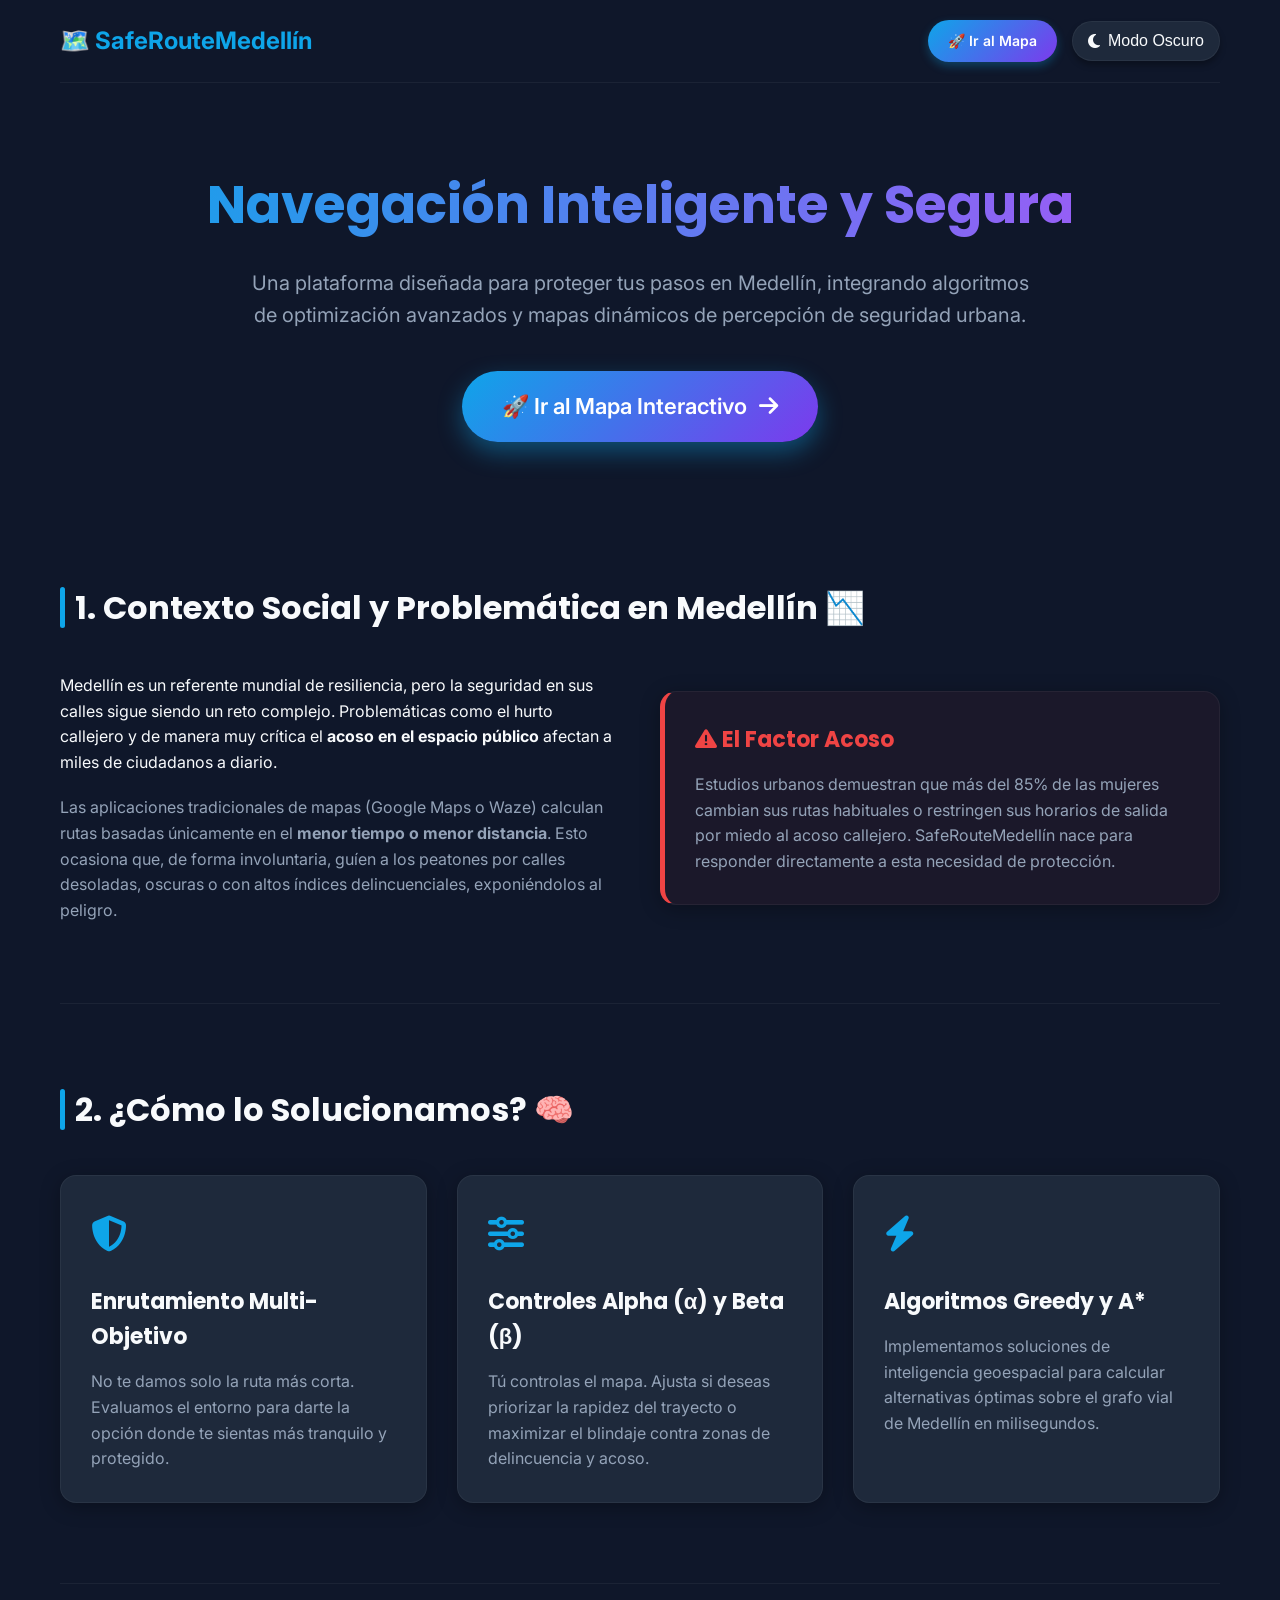
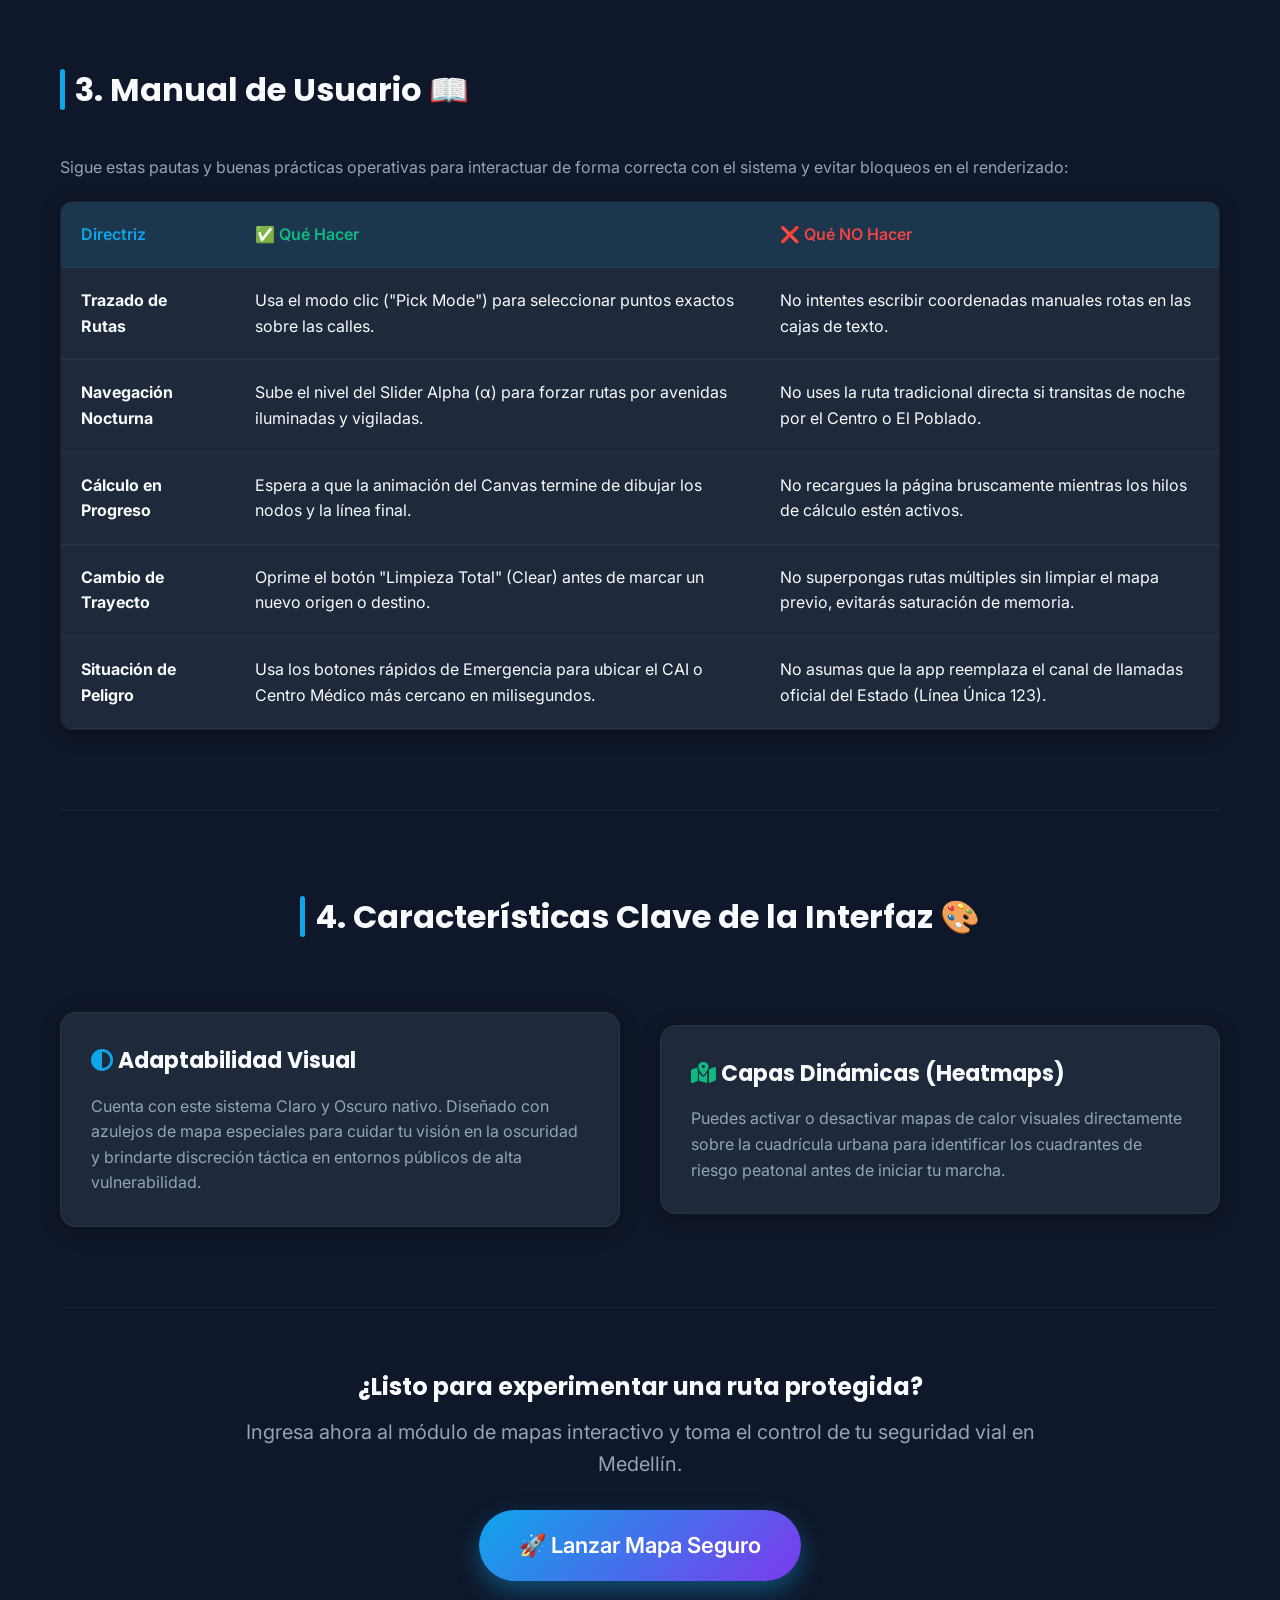
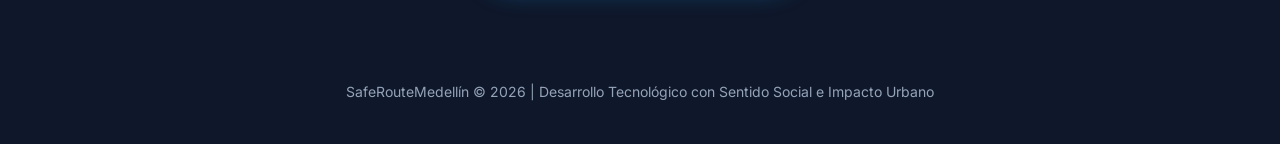
<file: Frontend/index.html>
<!DOCTYPE html>
<html lang="es">
<head>
    <meta charset="UTF-8">
    <meta name="viewport" content="width=device-width, initial-scale=1.0">
    <title>SafeRouteMedellín - Inicio y Documentación</title>
    <link rel="preconnect" href="https://fonts.googleapis.com">
    <link rel="preconnect" href="https://fonts.gstatic.com" crossorigin>
    <link href="https://fonts.googleapis.com/css2?family=Poppins:wght@400;600;700&family=Inter:wght@400;500;600&display=swap" rel="stylesheet">
    <link rel="stylesheet" href="https://cdnjs.cloudflare.com/ajax/libs/font-awesome/6.5.1/css/all.min.css">

    <style>
        /* VARIABLES PARA CLARO / OSCURO */
        :root {
            --bg-principal: #0f172a;
            --bg-tarjetas: #1e293b;
            --borde-tarjetas: rgba(255, 255, 255, 0.05);
            --texto-principal: #f8fafc;
            --texto-secundario: #94a3b8;
            --color-primario: #0ea5e9;
            --color-secundario: #38bdf8;
            --color-exito: #10b981;
            --color-error: #ef4444;
            --sombras: rgba(0, 0, 0, 0.3);
        }

        [data-theme="light"] {
            --bg-principal: #f8fafc;
            --bg-tarjetas: #ffffff;
            --borde-tarjetas: rgba(15, 23, 42, 0.08);
            --texto-principal: #0f172a;
            --texto-secundario: #475569;
            --color-primario: #0284c7;
            --color-secundario: #0ea5e9;
            --sombras: rgba(15, 23, 42, 0.1);
        }

        /* ESTILOS BASE */
        * {
            box-sizing: border-box;
            margin: 0;
            padding: 0;
            transition: background-color 0.3s ease, color 0.3s ease, border-color 0.3s ease;
        }

        body {
            background-color: var(--bg-principal);
            color: var(--texto-principal);
            font-family: 'Inter', sans-serif;
            line-height: 1.6;
        }

        h1, h2, h3 {
            font-family: 'Poppins', sans-serif;
            font-weight: 700;
        }

        .contenedor {
            max-width: 1200px;
            margin: 0 auto;
            padding: 0 20px;
        }

        /* BARRA DE NAVEGACIÓN FIJA */
        navbar {
            display: flex;
            justify-content: space-between;
            align-items: center;
            padding: 20px 0;
            border-bottom: 1px solid var(--borde-tarjetas);
            /* Propiedades para fijar la barra */
            position: sticky;
            top: 0;
            background-color: var(--bg-principal);
            z-index: 1000;
        }

        .logo {
            font-size: 24px;
            font-weight: 700;
            color: var(--color-primario);
            display: flex;
            align-items: center;
            gap: 10px;
        }

        .nav-actions {
            display: flex;
            gap: 15px;
            align-items: center;
        }

        .btn-nav-mapa {
            background: linear-gradient(135deg, var(--color-primario), #7c3aed);
            color: white;
            padding: 10px 20px;
            border-radius: 50px;
            font-size: 14px;
            font-weight: 600;
            text-decoration: none;
            box-shadow: 0 4px 10px rgba(14, 165, 233, 0.3);
            transition: transform 0.2s, box-shadow 0.2s;
            display: flex;
            align-items: center;
            gap: 8px;
        }

        .btn-nav-mapa:hover {
            transform: translateY(-2px);
            box-shadow: 0 6px 15px rgba(14, 165, 233, 0.4);
            color: white;
        }

        .btn-tema {
            background: var(--bg-tarjetas);
            border: 1px solid var(--borde-tarjetas);
            color: var(--texto-principal);
            padding: 10px 15px;
            border-radius: 50px;
            cursor: pointer;
            font-size: 16px;
            box-shadow: 0 4px 6px var(--sombras);
            display: flex;
            align-items: center;
            gap: 8px;
        }

        /* HERO SECTION */
        .hero {
            text-align: center;
            padding: 80px 0 60px 0;
            position: relative;
        }

        .hero h1 {
            font-size: 52px;
            margin-bottom: 20px;
            background: linear-gradient(to right, var(--color-primario), #a855f7);
            -webkit-background-clip: text;
            -webkit-text-fill-color: transparent;
        }

        .hero p {
            font-size: 20px;
            color: var(--texto-secundario);
            max-width: 800px;
            margin: 0 auto 40px auto;
        }

        /* BOTÓN DE ACCIÓN CENTRAL */
        .btn-principal {
            display: inline-flex;
            align-items: center;
            gap: 12px;
            background: linear-gradient(135deg, var(--color-primario), #7c3aed);
            color: white;
            padding: 18px 40px;
            border-radius: 50px;
            font-size: 22px;
            font-weight: 600;
            text-decoration: none;
            box-shadow: 0 10px 25px rgba(14, 165, 233, 0.4);
            transform: translateY(0);
            transition: transform 0.2s, box-shadow 0.2s;
        }

        .btn-principal:hover {
            transform: translateY(-3px);
            box-shadow: 0 15px 30px rgba(14, 165, 233, 0.5);
        }

        /* SECCIONES CONTENIDO */
        .seccion {
            padding: 80px 0;
            border-bottom: 1px solid var(--borde-tarjetas);
        }

        .titulo-seccion {
            font-size: 32px;
            margin-bottom: 40px;
            position: relative;
            padding-left: 15px;
        }

        .titulo-seccion::before {
            content: '';
            position: absolute;
            left: 0;
            top: 5px;
            bottom: 5px;
            width: 5px;
            background-color: var(--color-primario);
            border-radius: 10px;
        }

        /* GRID / TARJETAS */
        .grid-2 {
            display: grid;
            grid-template-columns: 1fr 1fr;
            gap: 40px;
            align-items: center;
        }

        .grid-3 {
            display: grid;
            grid-template-columns: repeat(auto-fit, minmax(300px, 1fr));
            gap: 30px;
        }

        .tarjeta {
            background-color: var(--bg-tarjetas);
            border: 1px solid var(--borde-tarjetas);
            padding: 30px;
            border-radius: 16px;
            box-shadow: 0 4px 20px var(--sombras);
        }

        .tarjeta-icono {
            font-size: 36px;
            margin-bottom: 20px;
            color: var(--color-primario);
        }

        .tarjeta h3 {
            font-size: 22px;
            margin-bottom: 15px;
        }

        .tarjeta p {
            color: var(--texto-secundario);
        }

        /* TABLA MANUAL DE USUARIO */
        .tabla-contenedor {
            overflow-x: auto;
            margin-top: 20px;
            border-radius: 12px;
            border: 1px solid var(--borde-tarjetas);
            box-shadow: 0 4px 20px var(--sombras);
        }

        table {
            width: 100%;
            border-collapse: collapse;
            background-color: var(--bg-tarjetas);
            text-align: left;
        }

        th, td {
            padding: 20px;
            border-bottom: 1px solid var(--borde-tarjetas);
        }

        th {
            background-color: rgba(14, 165, 233, 0.1);
            color: var(--color-primario);
            font-weight: 600;
        }

        .badge-hacer { color: var(--color-exito); font-weight: 600; }
        .badge-nohacer { color: var(--color-error); font-weight: 600; }

        /* FOOTER */
        footer {
            text-align: center;
            padding: 40px 0;
            color: var(--texto-secundario);
            font-size: 14px;
        }

        /* RESPONSIVE */
        @media (max-width: 768px) {
            .grid-2 { grid-template-columns: 1fr; }
            .hero h1 { font-size: 38px; }
            .hero p { font-size: 16px; }

            /* Ajustes para la barra de navegación en móviles */
            navbar {
                flex-direction: column;
                gap: 15px;
                padding: 15px 0;
            }
            .nav-actions {
                width: 100%;
                justify-content: center;
            }
            #textoTema {
                display: none; /* Oculta el texto para que quepan los dos botones */
            }
        }
    </style>
</head>
<body>

    <div class="contenedor">
        <navbar>
            <div class="logo">🗺️ SafeRouteMedellín</div>
            <div class="nav-actions">
                <a href="mapa.html" class="btn-nav-mapa">
                    🚀 Ir al Mapa
                </a>
                <button class="btn-tema" id="toggleTema">
                    <i class="fa-solid fa-moon" id="iconoTema"></i> <span id="textoTema">Modo Oscuro</span>
                </button>
            </div>
        </navbar>

        <section class="hero">
            <h1>Navegación Inteligente y Segura</h1>
            <p>Una plataforma diseñada para proteger tus pasos en Medellín, integrando algoritmos de optimización avanzados y mapas dinámicos de percepción de seguridad urbana.</p>
            <a href="mapa.html" class="btn-principal">
                🚀 Ir al Mapa Interactivo <i class="fa-solid fa-arrow-right"></i>
            </a>
        </section>

        <section class="seccion">
            <h2 class="titulo-seccion">1. Contexto Social y Problemática en Medellín 📉</h2>
            <div class="grid-2">
                <div>
                    <p style="margin-bottom: 20px;">Medellín es un referente mundial de resiliencia, pero la seguridad en sus calles sigue siendo un reto complejo. Problemáticas como el hurto callejero y de manera muy crítica el <strong>acoso en el espacio público</strong> afectan a miles de ciudadanos a diario.</p>
                    <p style="color: var(--texto-secundario);">Las aplicaciones tradicionales de mapas (Google Maps o Waze) calculan rutas basadas únicamente en el <strong>menor tiempo o menor distancia</strong>. Esto ocasiona que, de forma involuntaria, guíen a los peatones por calles desoladas, oscuras o con altos índices delincuenciales, exponiéndolos al peligro.</p>
                </div>
                <div class="tarjeta" style="border-left: 5px solid var(--color-error); background: rgba(239, 68, 68, 0.05);">
                    <h3 style="color: var(--color-error);"><i class="fa-solid fa-triangle-exclamation"></i> El Factor Acoso</h3>
                    <p style="margin-top: 10px;">Estudios urbanos demuestran que más del 85% de las mujeres cambian sus rutas habituales o restringen sus horarios de salida por miedo al acoso callejero. SafeRouteMedellín nace para responder directamente a esta necesidad de protección.</p>
                </div>
            </div>
        </section>

        <section class="seccion">
            <h2 class="titulo-seccion">2. ¿Cómo lo Solucionamos? 🧠</h2>
            <div class="grid-3">
                <div class="tarjeta">
                    <div class="tarjeta-icono"><i class="fa-solid fa-shield-halved"></i></div>
                    <h3>Enrutamiento Multi-Objetivo</h3>
                    <p>No te damos solo la ruta más corta. Evaluamos el entorno para darte la opción donde te sientas más tranquilo y protegido.</p>
                </div>
                <div class="tarjeta">
                    <div class="tarjeta-icono"><i class="fa-solid fa-sliders"></i></div>
                    <h3>Controles Alpha (&alpha;) y Beta (&beta;)</h3>
                    <p>Tú controlas el mapa. Ajusta si deseas priorizar la rapidez del trayecto o maximizar el blindaje contra zonas de delincuencia y acoso.</p>
                </div>
                <div class="tarjeta">
                    <div class="tarjeta-icono"><i class="fa-solid fa-bolt"></i></div>
                    <h3>Algoritmos Greedy y A*</h3>
                    <p>Implementamos soluciones de inteligencia geoespacial para calcular alternativas óptimas sobre el grafo vial de Medellín en milisegundos.</p>
                </div>
            </div>
        </section>

        <section class="seccion">
            <h2 class="titulo-seccion">3. Manual de Usuario 📖</h2>
            <p style="margin-bottom: 20px; color: var(--texto-secundario);">Sigue estas pautas y buenas prácticas operativas para interactuar de forma correcta con el sistema y evitar bloqueos en el renderizado:</p>

            <div class="tabla-contenedor">
                <table>
                    <thead>
                        <tr>
                            <th>Directriz</th>
                            <th><span class="badge-hacer">✅ Qué Hacer</span></th>
                            <th><span class="badge-nohacer">❌ Qué NO Hacer</span></th>
                        </tr>
                    </thead>
                    <tbody>
                        <tr>
                            <td><strong>Trazado de Rutas</strong></td>
                            <td>Usa el modo clic ("Pick Mode") para seleccionar puntos exactos sobre las calles.</td>
                            <td>No intentes escribir coordenadas manuales rotas en las cajas de texto.</td>
                        </tr>
                        <tr>
                            <td><strong>Navegación Nocturna</strong></td>
                            <td>Sube el nivel del Slider Alpha (&alpha;) para forzar rutas por avenidas iluminadas y vigiladas.</td>
                            <td>No uses la ruta tradicional directa si transitas de noche por el Centro o El Poblado.</td>
                        </tr>
                        <tr>
                            <td><strong>Cálculo en Progreso</strong></td>
                            <td>Espera a que la animación del Canvas termine de dibujar los nodos y la línea final.</td>
                            <td>No recargues la página bruscamente mientras los hilos de cálculo estén activos.</td>
                        </tr>
                        <tr>
                            <td><strong>Cambio de Trayecto</strong></td>
                            <td>Oprime el botón "Limpieza Total" (Clear) antes de marcar un nuevo origen o destino.</td>
                            <td>No superpongas rutas múltiples sin limpiar el mapa previo, evitarás saturación de memoria.</td>
                        </tr>
                        <tr>
                            <td><strong>Situación de Peligro</strong></td>
                            <td>Usa los botones rápidos de Emergencia para ubicar el CAI o Centro Médico más cercano en milisegundos.</td>
                            <td>No asumas que la app reemplaza el canal de llamadas oficial del Estado (Línea Única 123).</td>
                        </tr>
                    </tbody>
                </table>
            </div>
        </section>

        <section class="seccion" style="text-align: center;">
            <h2 class="titulo-seccion" style="display: inline-block; text-align: left;">4. Características Clave de la Interfaz 🎨</h2>
            <div class="grid-2" style="text-align: left; margin-top: 30px;">
                <div class="tarjeta">
                    <h3><i class="fa-solid fa-circle-half-stroke" style="color: var(--color-primario);"></i> Adaptabilidad Visual</h3>
                    <p style="margin-top: 10px;">Cuenta con este sistema Claro y Oscuro nativo. Diseñado con azulejos de mapa especiales para cuidar tu visión en la oscuridad y brindarte discreción táctica en entornos públicos de alta vulnerabilidad.</p>
                </div>
                <div class="tarjeta">
                    <h3><i class="fa-solid fa-map-location-dot" style="color: var(--color-exito);"></i> Capas Dinámicas (Heatmaps)</h3>
                    <p style="margin-top: 10px;">Puedes activar o desactivar mapas de calor visuales directamente sobre la cuadrícula urbana para identificar los cuadrantes de riesgo peatonal antes de iniciar tu marcha.</p>
                </div>
            </div>
        </section>

        <section class="hero" style="padding: 60px 0;">
            <h2>¿Listo para experimentar una ruta protegida?</h2>
            <p style="margin-top: 10px; margin-bottom: 30px;">Ingresa ahora al módulo de mapas interactivo y toma el control de tu seguridad vial en Medellín.</p>
            <a href="mapa.html" class="btn-principal">
                🚀 Lanzar Mapa Seguro
            </a>
        </section>

        <footer>
            <p>SafeRouteMedellín &copy; 2026 | Desarrollo Tecnológico con Sentido Social e Impacto Urbano</p>
        </footer>
    </div>

    <script>
        const btnTema = document.getElementById('toggleTema');
        const iconoTema = document.getElementById('iconoTema');
        const textoTema = document.getElementById('textoTema');

        // Escuchar el clic en el botón de cambio de tema
        btnTema.addEventListener('click', () => {
            const temaActual = document.documentElement.getAttribute('data-theme');

            if (temaActual === 'light') {
                document.documentElement.removeAttribute('data-theme');
                iconoTema.className = 'fa-solid fa-moon';
                textoTema.innerText = 'Modo Oscuro';
            } else {
                document.documentElement.setAttribute('data-theme', 'light');
                iconoTema.className = 'fa-solid fa-sun';
                textoTema.innerText = 'Modo Claro';
            }
        });
    </script>
</body>
</html>
</file>
